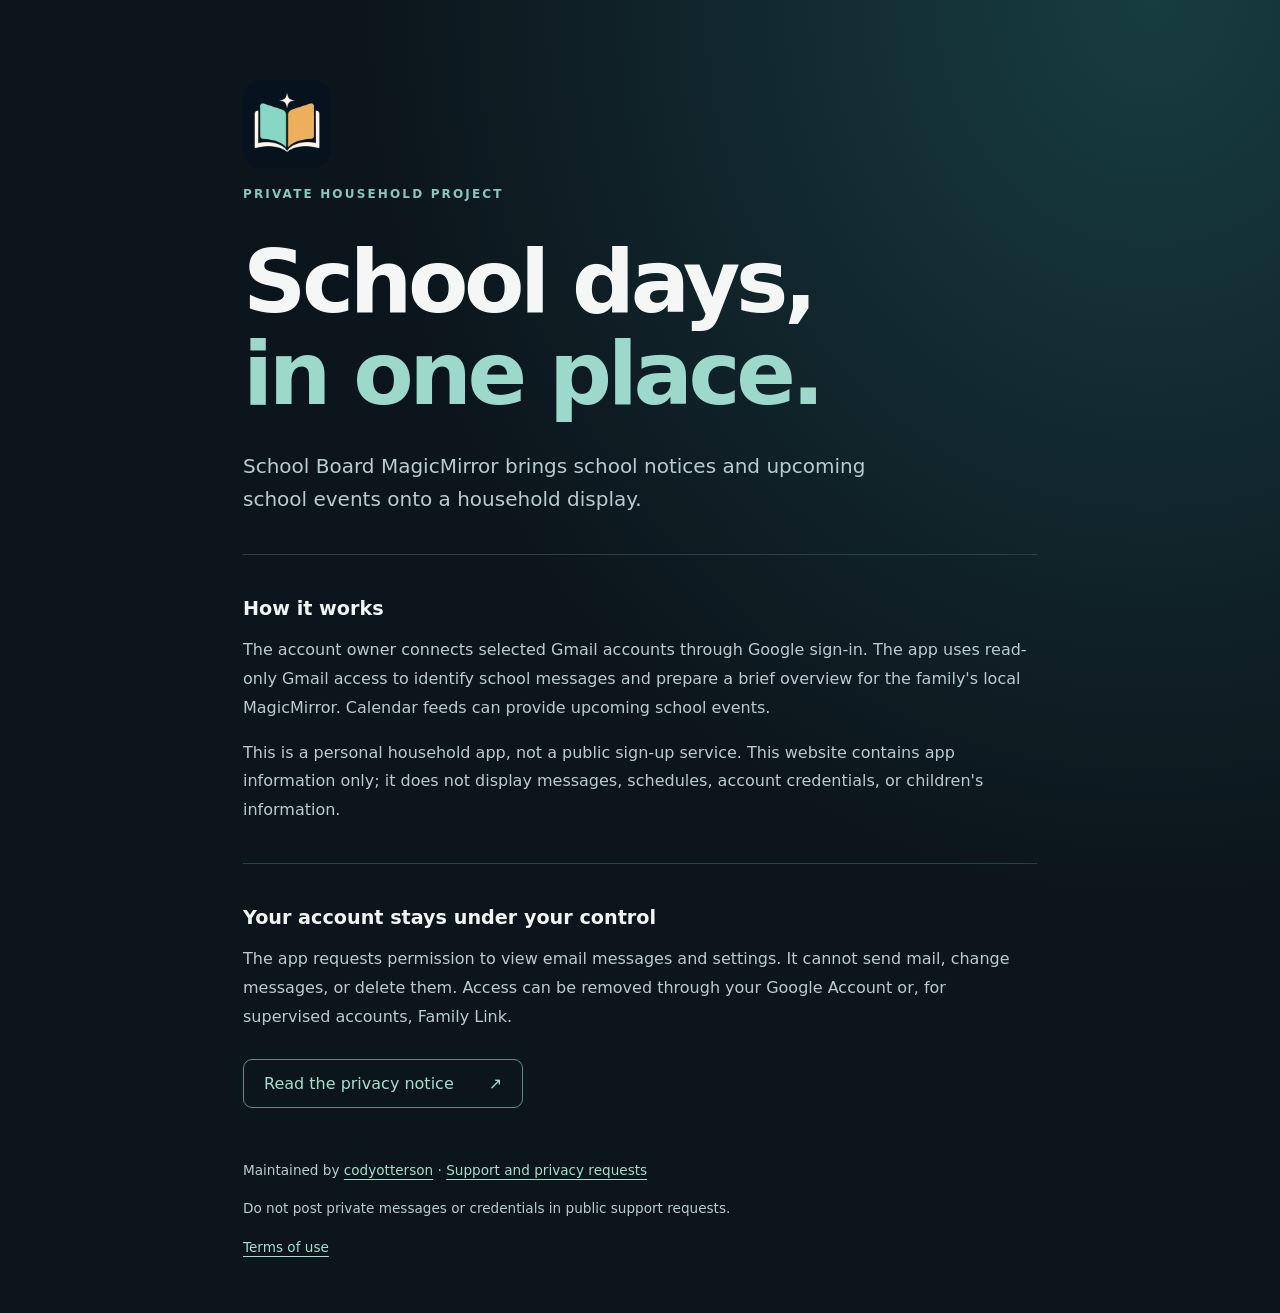
<file: index.html>
<!doctype html>
<html lang="en"><head><meta name="google-site-verification" content="iLEG5ZOQPl8jI0PDuyr2CwUr5wINTu_8LnnazpbYPn8" /><meta charset="utf-8"><meta name="viewport" content="width=device-width,initial-scale=1"><meta name="description" content="School Board MagicMirror: a private household school notice display."><title>School Board MagicMirror</title><link rel="stylesheet" href="style.css"><link rel="icon" type="image/png" href="logo-google.png"></head>
<body><main><img src="logo.png" alt="School Board MagicMirror logo" width="88" height="88" style="border-radius:18px"><p class="eyebrow">PRIVATE HOUSEHOLD PROJECT</p><h1>School days,<br><span>in one place.</span></h1><p class="lead">School Board MagicMirror brings school notices and upcoming school events onto a household display.</p><section><h2>How it works</h2><p>The account owner connects selected Gmail accounts through Google sign-in. The app uses read-only Gmail access to identify school messages and prepare a brief overview for the family's local MagicMirror. Calendar feeds can provide upcoming school events.</p><p>This is a personal household app, not a public sign-up service. This website contains app information only; it does not display messages, schedules, account credentials, or children's information.</p></section><section><h2>Your account stays under your control</h2><p>The app requests permission to view email messages and settings. It cannot send mail, change messages, or delete them. Access can be removed through your Google Account or, for supervised accounts, Family Link.</p><a class="button" href="privacy.html">Read the privacy notice <span aria-hidden="true">↗</span></a></section><footer><p>Maintained by <a href="https://github.com/codyotterson">codyotterson</a> · <a href="https://github.com/codyotterson/codyotterson.github.io/issues">Support and privacy requests</a></p><p>Do not post private messages or credentials in public support requests.</p><p><a href="terms.html">Terms of use</a></p></footer></main></body></html>
</file>
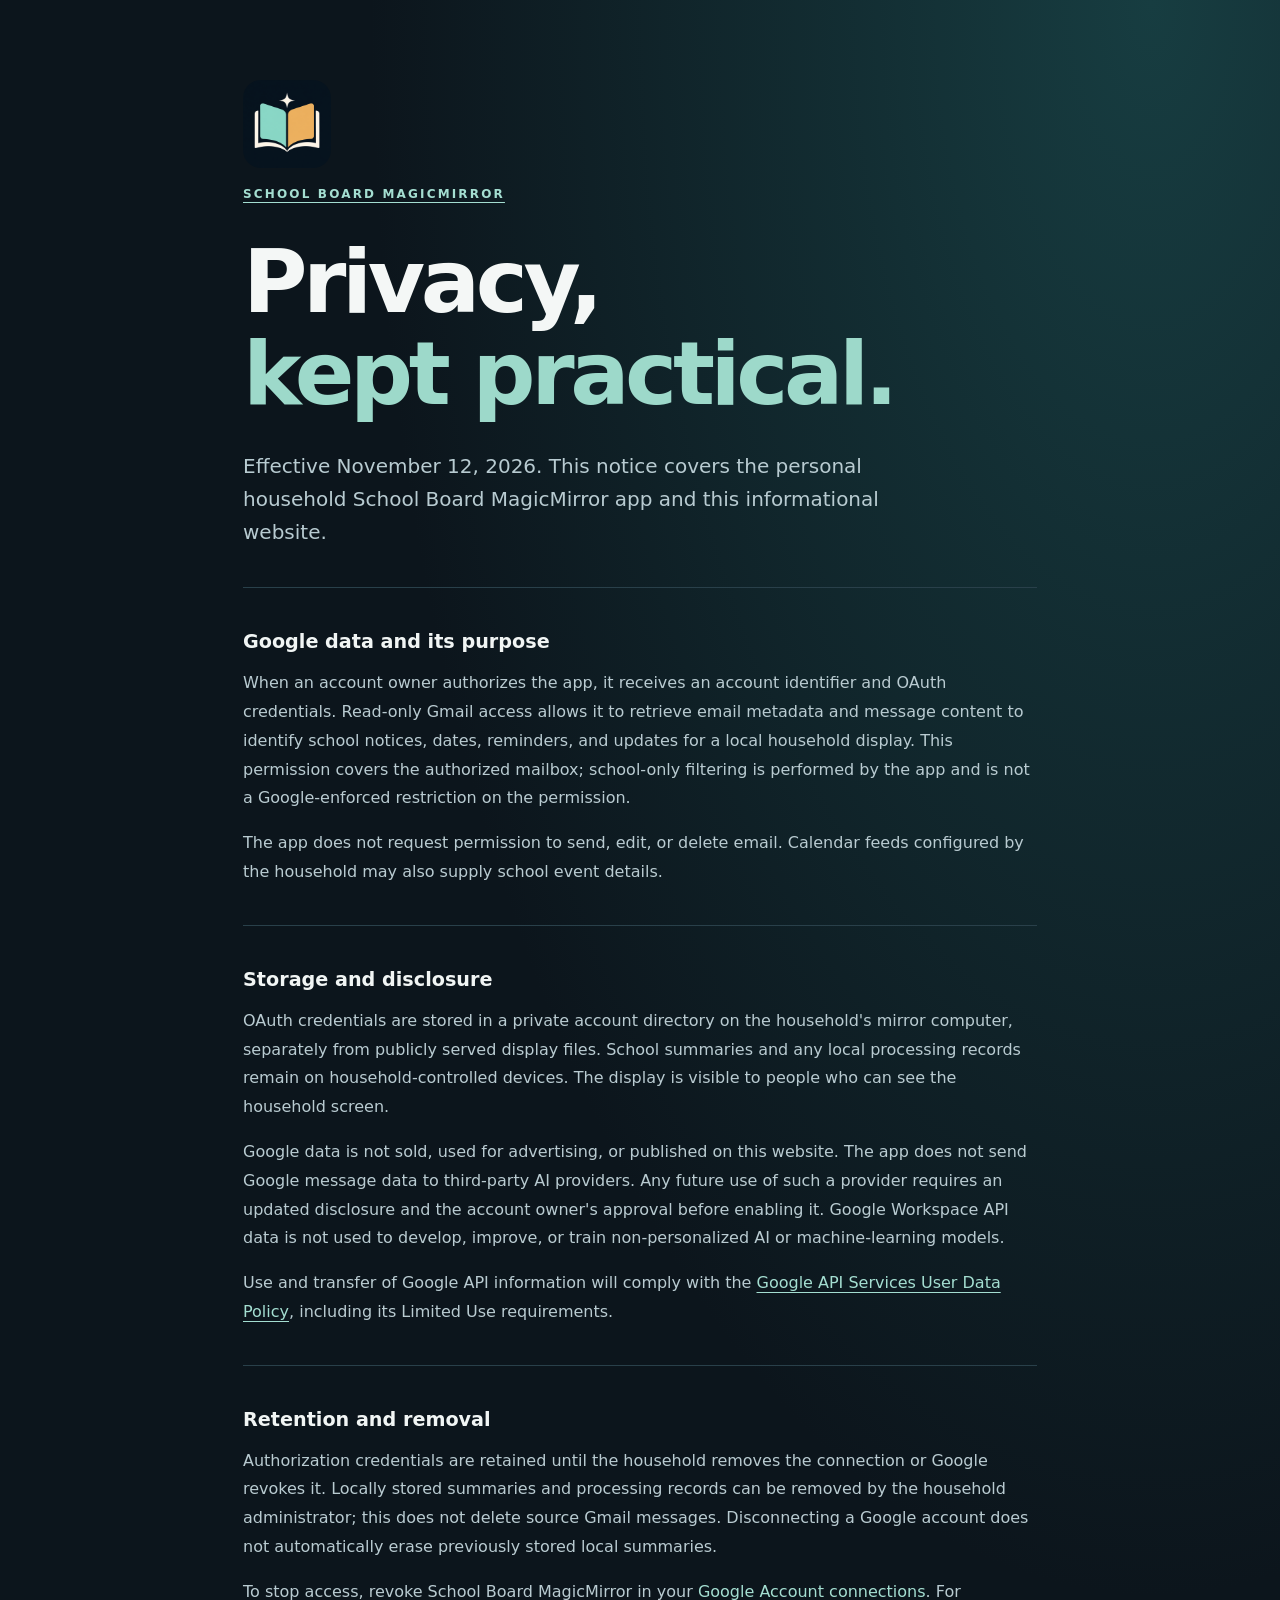
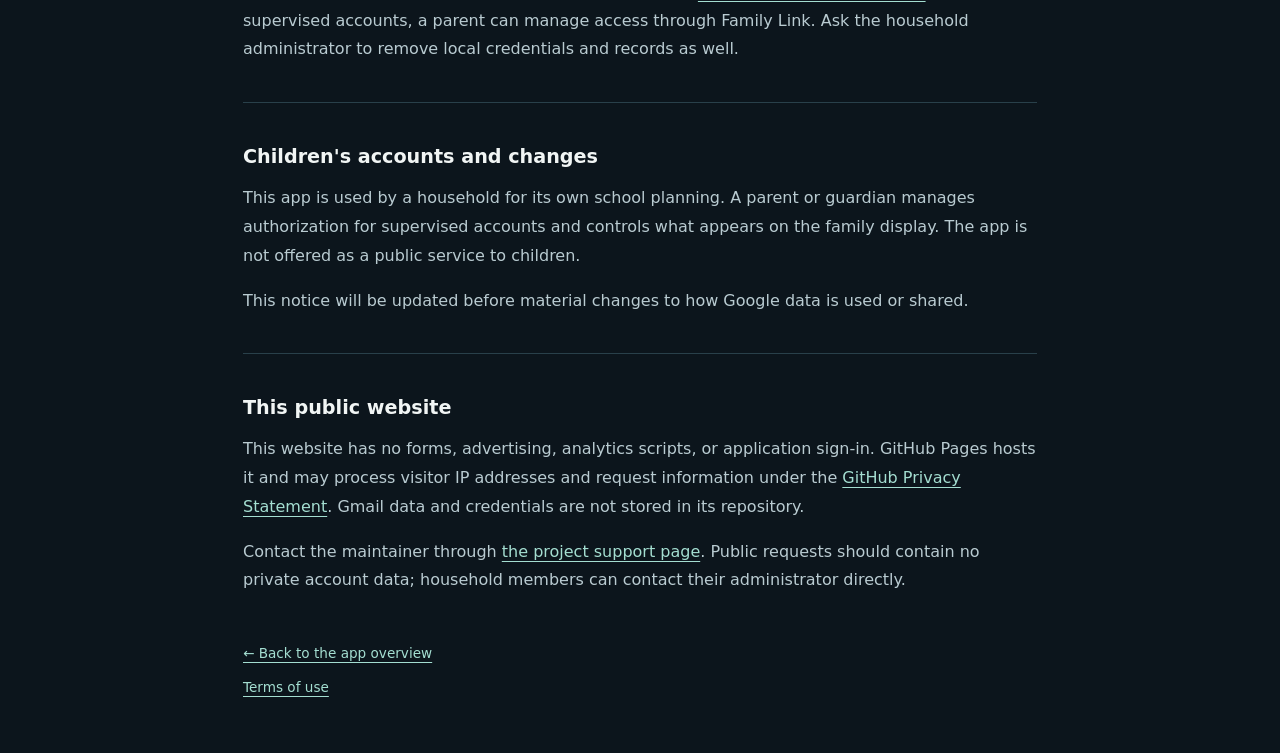
<file: privacy.html>
<!doctype html>
<html lang="en"><head><meta charset="utf-8"><meta name="viewport" content="width=device-width,initial-scale=1"><title>Privacy · School Board MagicMirror</title><link rel="stylesheet" href="style.css"><link rel="icon" type="image/png" href="logo-google.png"></head><body><main><img src="logo.png" alt="School Board MagicMirror logo" width="88" height="88" style="border-radius:18px"><p class="eyebrow"><a href="index.html">SCHOOL BOARD MAGICMIRROR</a></p><h1>Privacy,<br><span>kept practical.</span></h1><p class="lead">Effective November 12, 2026. This notice covers the personal household School Board MagicMirror app and this informational website.</p><section><h2>Google data and its purpose</h2><p>When an account owner authorizes the app, it receives an account identifier and OAuth credentials. Read-only Gmail access allows it to retrieve email metadata and message content to identify school notices, dates, reminders, and updates for a local household display. This permission covers the authorized mailbox; school-only filtering is performed by the app and is not a Google-enforced restriction on the permission.</p><p>The app does not request permission to send, edit, or delete email. Calendar feeds configured by the household may also supply school event details.</p></section><section><h2>Storage and disclosure</h2><p>OAuth credentials are stored in a private account directory on the household's mirror computer, separately from publicly served display files. School summaries and any local processing records remain on household-controlled devices. The display is visible to people who can see the household screen.</p><p>Google data is not sold, used for advertising, or published on this website. The app does not send Google message data to third-party AI providers. Any future use of such a provider requires an updated disclosure and the account owner's approval before enabling it. Google Workspace API data is not used to develop, improve, or train non-personalized AI or machine-learning models.</p><p>Use and transfer of Google API information will comply with the <a href="https://developers.google.com/terms/api-services-user-data-policy">Google API Services User Data Policy</a>, including its Limited Use requirements.</p></section><section><h2>Retention and removal</h2><p>Authorization credentials are retained until the household removes the connection or Google revokes it. Locally stored summaries and processing records can be removed by the household administrator; this does not delete source Gmail messages. Disconnecting a Google account does not automatically erase previously stored local summaries.</p><p>To stop access, revoke School Board MagicMirror in your <a href="https://myaccount.google.com/connections">Google Account connections</a>. For supervised accounts, a parent can manage access through Family Link. Ask the household administrator to remove local credentials and records as well.</p></section><section><h2>Children's accounts and changes</h2><p>This app is used by a household for its own school planning. A parent or guardian manages authorization for supervised accounts and controls what appears on the family display. The app is not offered as a public service to children.</p><p>This notice will be updated before material changes to how Google data is used or shared.</p></section><section><h2>This public website</h2><p>This website has no forms, advertising, analytics scripts, or application sign-in. GitHub Pages hosts it and may process visitor IP addresses and request information under the <a href="https://docs.github.com/en/site-policy/privacy-policies/github-general-privacy-statement">GitHub Privacy Statement</a>. Gmail data and credentials are not stored in its repository.</p><p>Contact the maintainer through <a href="https://github.com/codyotterson/codyotterson.github.io/issues">the project support page</a>. Public requests should contain no private account data; household members can contact their administrator directly.</p></section><footer><a href="index.html">← Back to the app overview</a><p><a href="terms.html">Terms of use</a></p></footer></main></body></html>
</file>
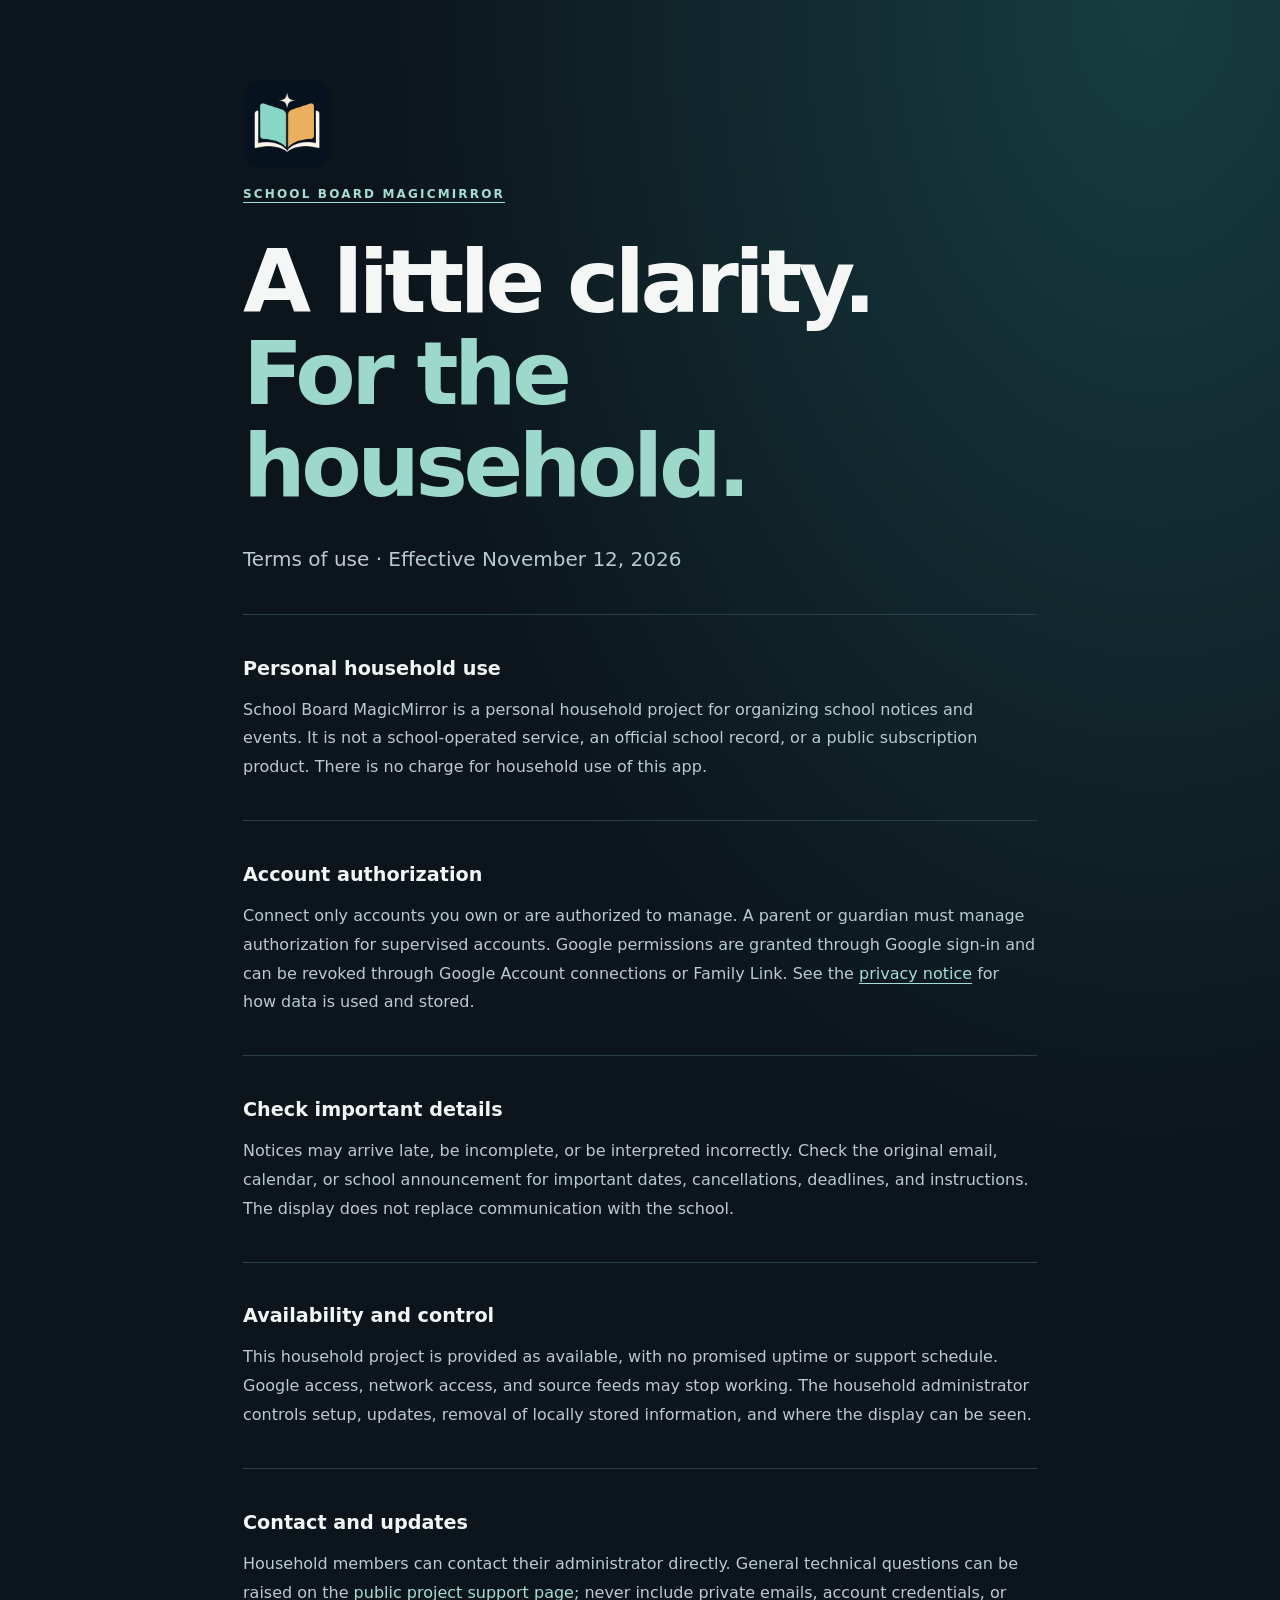
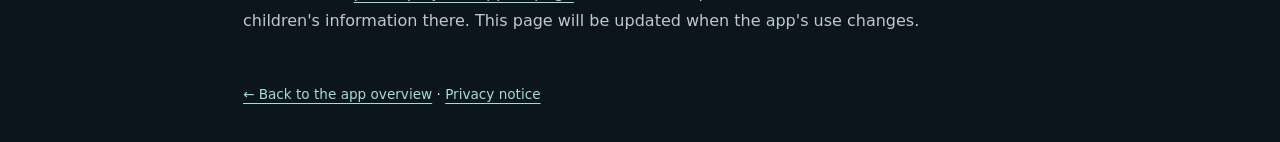
<file: terms.html>
<!doctype html>
<html lang="en"><head><meta charset="utf-8"><meta name="viewport" content="width=device-width,initial-scale=1"><title>Terms of use · School Board MagicMirror</title><link rel="stylesheet" href="style.css"><link rel="icon" type="image/png" href="logo-google.png"></head><body><main><img src="logo.png" alt="School Board MagicMirror logo" width="88" height="88" style="border-radius:18px"><p class="eyebrow"><a href="index.html">SCHOOL BOARD MAGICMIRROR</a></p><h1>A little clarity.<br><span>For the household.</span></h1><p class="lead">Terms of use · Effective November 12, 2026</p><section><h2>Personal household use</h2><p>School Board MagicMirror is a personal household project for organizing school notices and events. It is not a school-operated service, an official school record, or a public subscription product. There is no charge for household use of this app.</p></section><section><h2>Account authorization</h2><p>Connect only accounts you own or are authorized to manage. A parent or guardian must manage authorization for supervised accounts. Google permissions are granted through Google sign-in and can be revoked through Google Account connections or Family Link. See the <a href="privacy.html">privacy notice</a> for how data is used and stored.</p></section><section><h2>Check important details</h2><p>Notices may arrive late, be incomplete, or be interpreted incorrectly. Check the original email, calendar, or school announcement for important dates, cancellations, deadlines, and instructions. The display does not replace communication with the school.</p></section><section><h2>Availability and control</h2><p>This household project is provided as available, with no promised uptime or support schedule. Google access, network access, and source feeds may stop working. The household administrator controls setup, updates, removal of locally stored information, and where the display can be seen.</p></section><section><h2>Contact and updates</h2><p>Household members can contact their administrator directly. General technical questions can be raised on the <a href="https://github.com/codyotterson/codyotterson.github.io/issues">public project support page</a>; never include private emails, account credentials, or children's information there. This page will be updated when the app's use changes.</p></section><footer><a href="index.html">← Back to the app overview</a> · <a href="privacy.html">Privacy notice</a></footer></main></body></html>
</file>
<file: style.css>
:root{color-scheme:dark;font-family:system-ui,-apple-system,BlinkMacSystemFont,"Segoe UI",sans-serif;background:#0c151c;color:#dce6eb}*{box-sizing:border-box}body{margin:0;background:radial-gradient(ellipse at 90% 0%,#173d41 0,transparent 48%)}main{max-width:850px;margin:auto;padding:80px 28px 40px}.eyebrow{letter-spacing:.18em;font-size:.75rem;color:#88c6be;font-weight:700}h1{font-size:clamp(3rem,8vw,5.5rem);line-height:1.05;letter-spacing:-.05em;color:#f4f7f6;margin:30px 0}h1 span{color:#9dd9ca}.lead{font-size:1.25rem;line-height:1.65;max-width:650px;color:#b8cbd1}section{margin-top:38px;padding-top:26px;border-top:1px solid #29404a}h2{font-size:1.2rem;color:#f1f5f4}p{line-height:1.8;color:#b9cbd1}a{color:#a4ded1;text-underline-offset:4px}a:hover{color:#fff}.button{display:inline-flex;gap:35px;border:1px solid #5a8e84;border-radius:9px;padding:14px 20px;text-decoration:none;margin-top:12px}footer{margin-top:50px;font-size:.85rem}a:focus-visible{outline:3px solid #ffd994;outline-offset:5px}@media(max-width:500px){main{padding-top:45px}}
</file>
